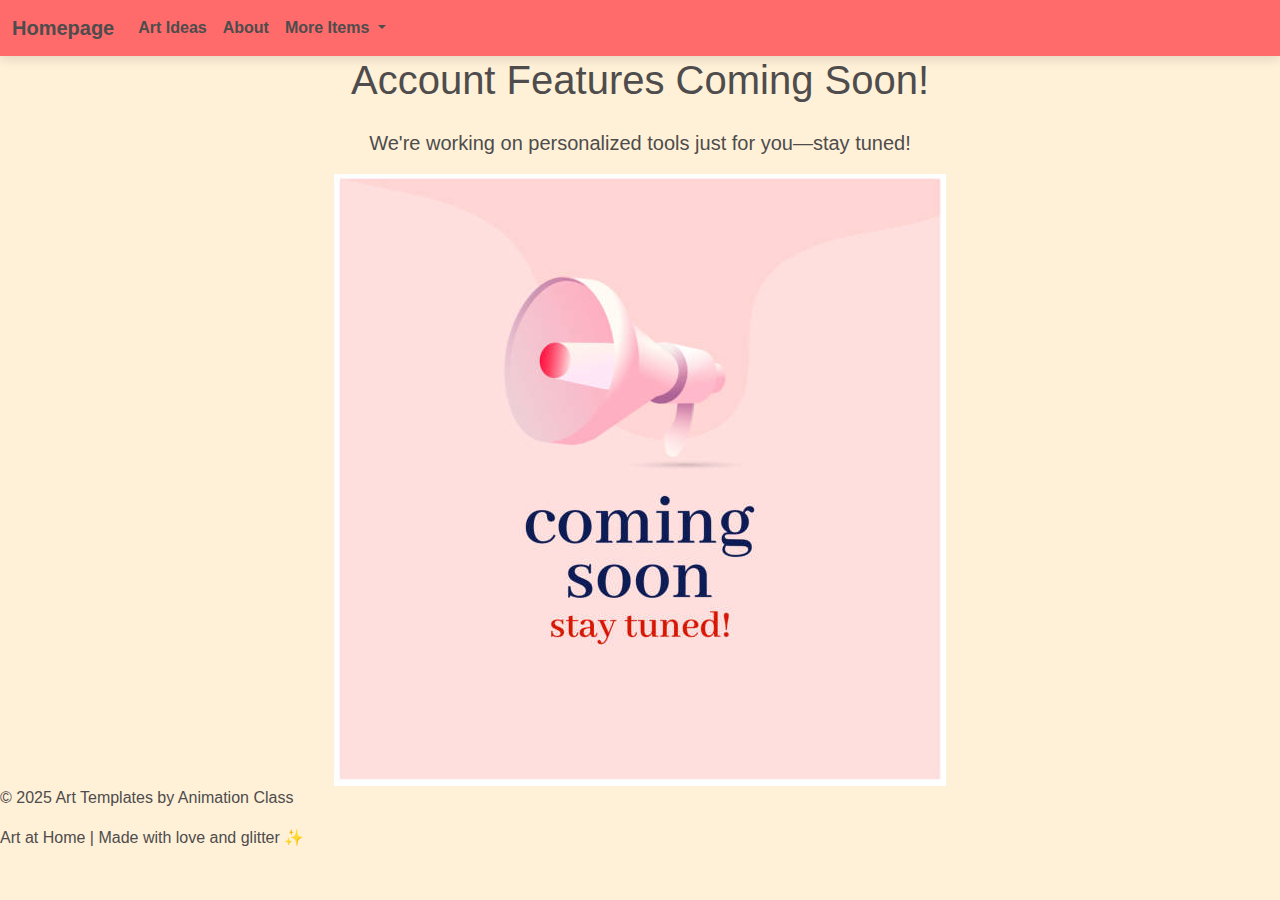
<file: account.html>
<!DOCTYPE html>
<html lang="en">
<head>
  <meta charset="UTF-8">
  <meta name="viewport" content="width=device-width, initial-scale=1.0">
  <meta name="description" content="Account features coming soon, stay tuned for personalized tools!">
  <meta name="robots" content="index, follow">
  <title>Account</title>  
  <link href="https://cdn.jsdelivr.net/npm/bootstrap@5.3.3/dist/css/bootstrap.min.css" rel="stylesheet" integrity="sha384-QWTKZyjpPEjISv5WaRU9OFeRpok6YctnYmDr5pNlyT2bRjXh0JMhjY6hW+ALEwIH" crossorigin="anonymous">
  <link rel="stylesheet" href="css/style.css">  
  <script src="https://cdn.jsdelivr.net/npm/bootstrap@5.3.3/dist/js/bootstrap.bundle.min.js" integrity="sha384-YvpcrYf0tY3lHB60NNkmXc5s9fDVZLESaAA55NDzOxhy9GkcIdslK1eN7N6jIeHz" crossorigin="anonymous"></script>
</head>
<body>
    <header>
        <nav class="navbar navbar-expand-lg navbar-light bg-light">
            <div class="container-fluid">
                <a class="navbar-brand" href="/index.html">Homepage</a>
                <button class="navbar-toggler" type="button" data-bs-toggle="collapse"
                    data-bs-target="#navbarNavDropdown" aria-controls="navbarNavDropdown"
                    aria-expanded="false" aria-label="Toggle navigation">
                    <span class="navbar-toggler-icon"></span>
                </button>
                <div class="collapse navbar-collapse" id="navbarNavDropdown">
                    <ul class="navbar-nav">
                        <li class="nav-item">
                            <a class="nav-link active" aria-current="page" href="/blog.html">Art Ideas</a>
                        </li>
                        <li class="nav-item">
                            <a class="nav-link" href="/about.html">About</a>
                        </li>
                        <li class="nav-item dropdown">
                            <a class="nav-link dropdown-toggle" href="#" role="button"
                                data-bs-toggle="dropdown" aria-expanded="false">
                                More Items
                            </a>
                            <ul class="dropdown-menu">
                                <li><a class="dropdown-item" href="/shop.html">Shop</a></li>
                                <li><a class="dropdown-item" href="/contact.html">Contact</a></li>
                                <li><a class="dropdown-item" href="/account.html">Account</a></li>
                            </ul>
                        </li>
                    </ul>
                </div>
            </div>
        </nav>
    </header>

  <main class="d-flex flex-column align-items-center justify-content-center text-center">
    <h1 class="mb-4">Account Features Coming Soon!</h1>
    <p class="lead mb-3">We're working on personalized tools just for you—stay tuned!</p>
    <img src="pictures/comingsoon.jpg" alt="Under construction">
  </main>

  <footer>
    <p>© 2025 Art Templates by Animation Class</p>
    <p>Art at Home | Made with love and glitter ✨</p>
  </footer>
</body>

</html>
</file>
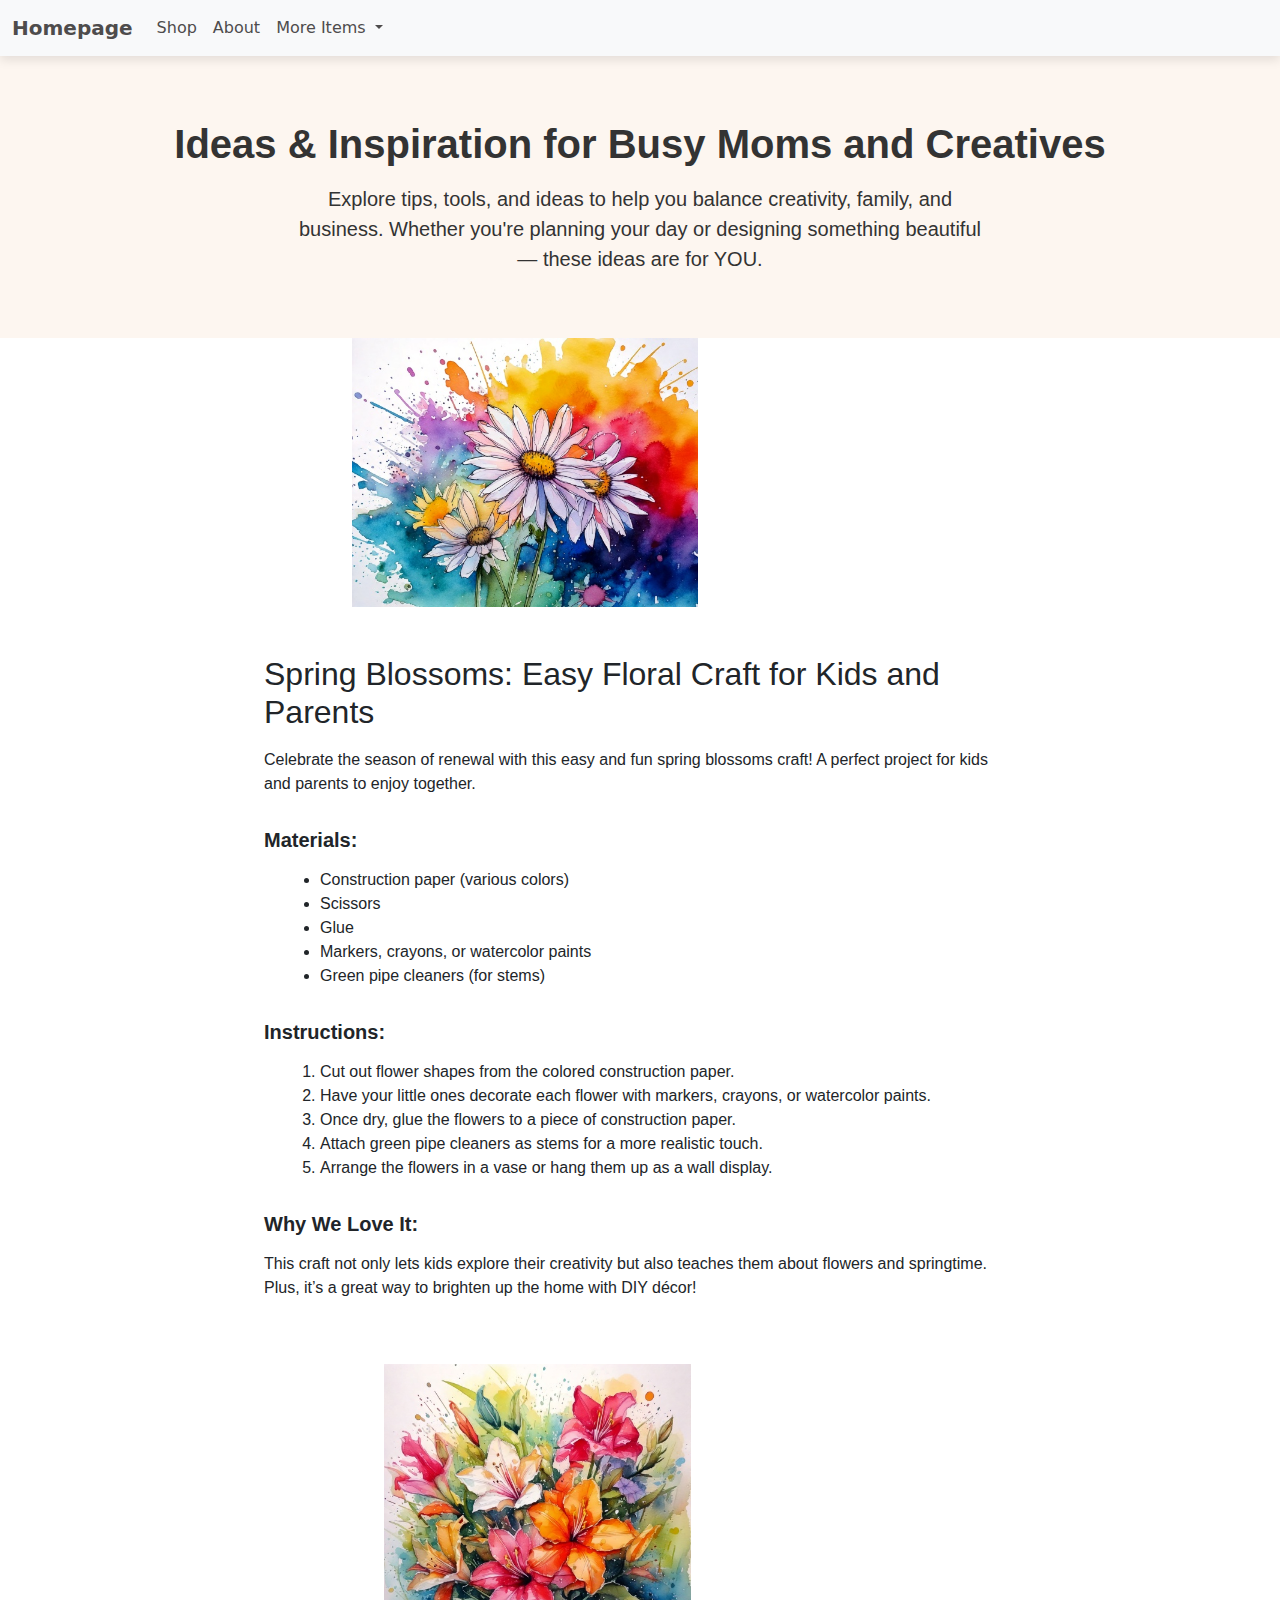
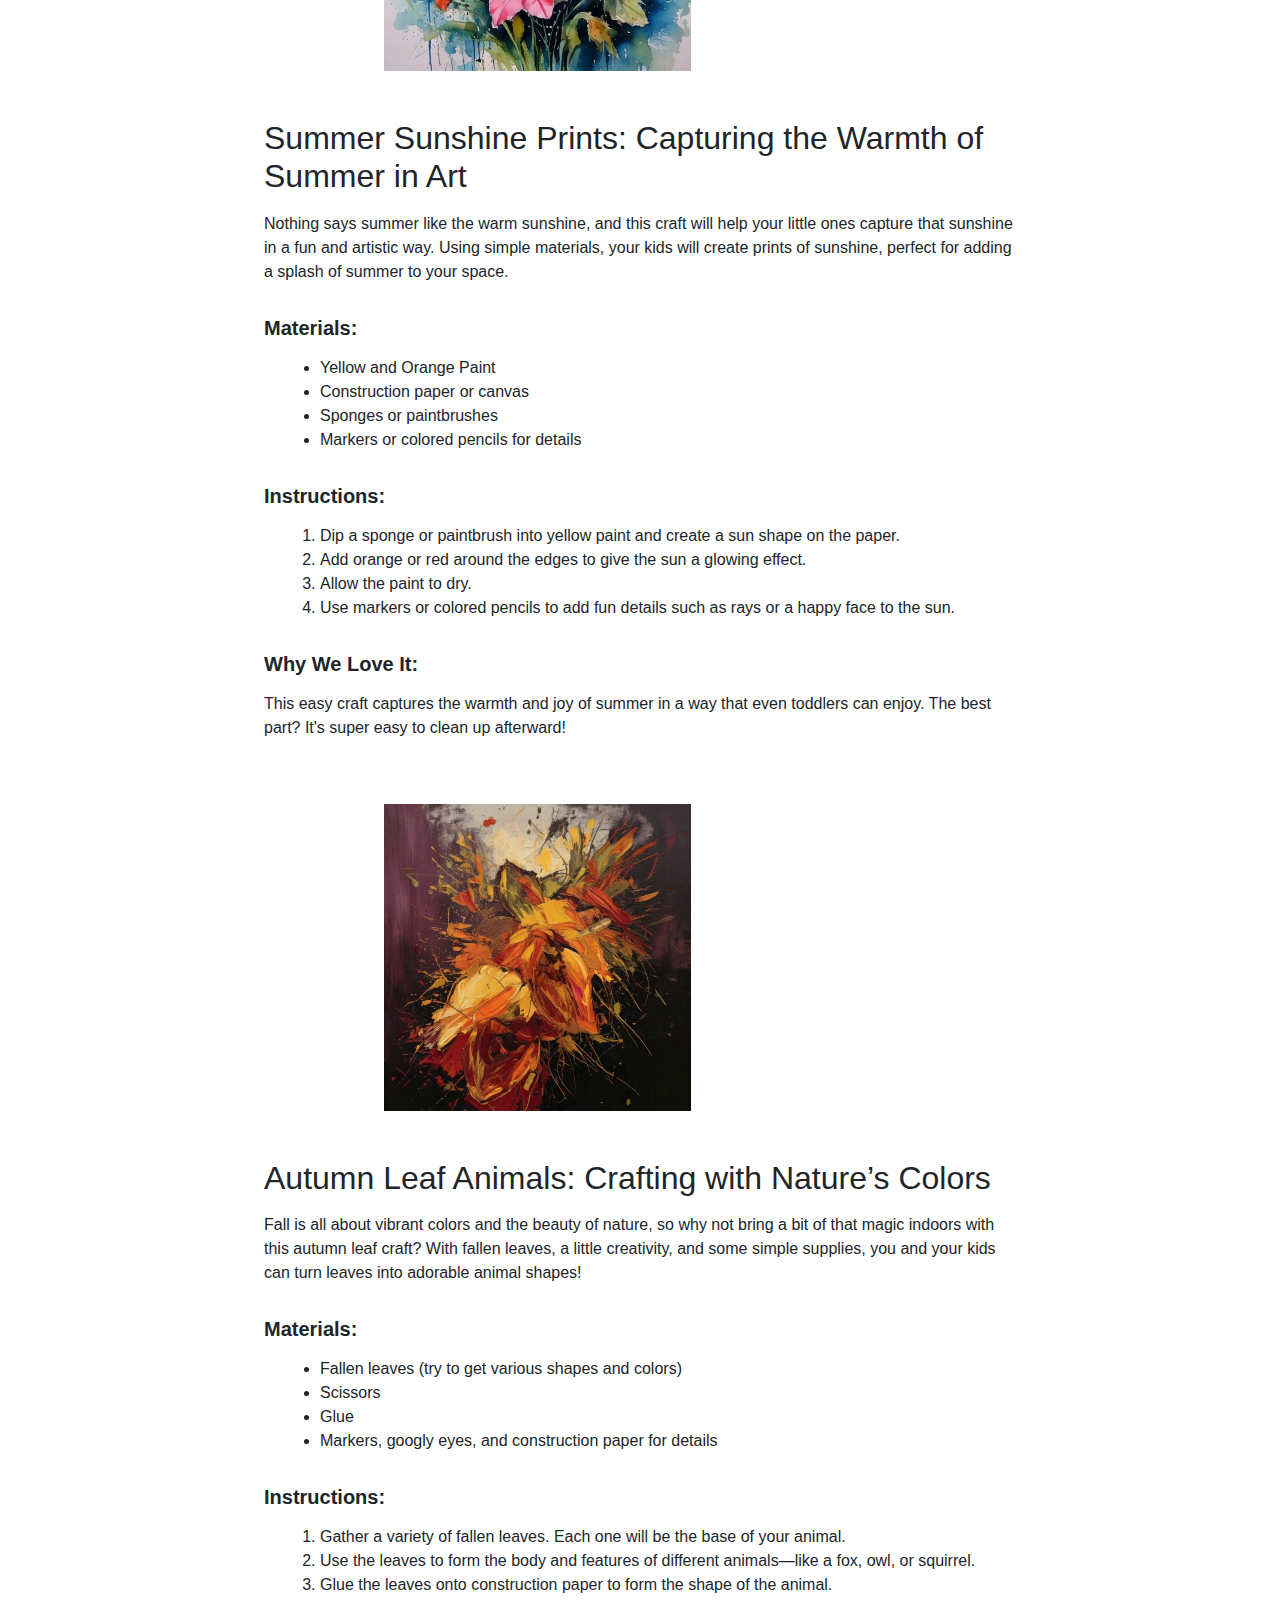
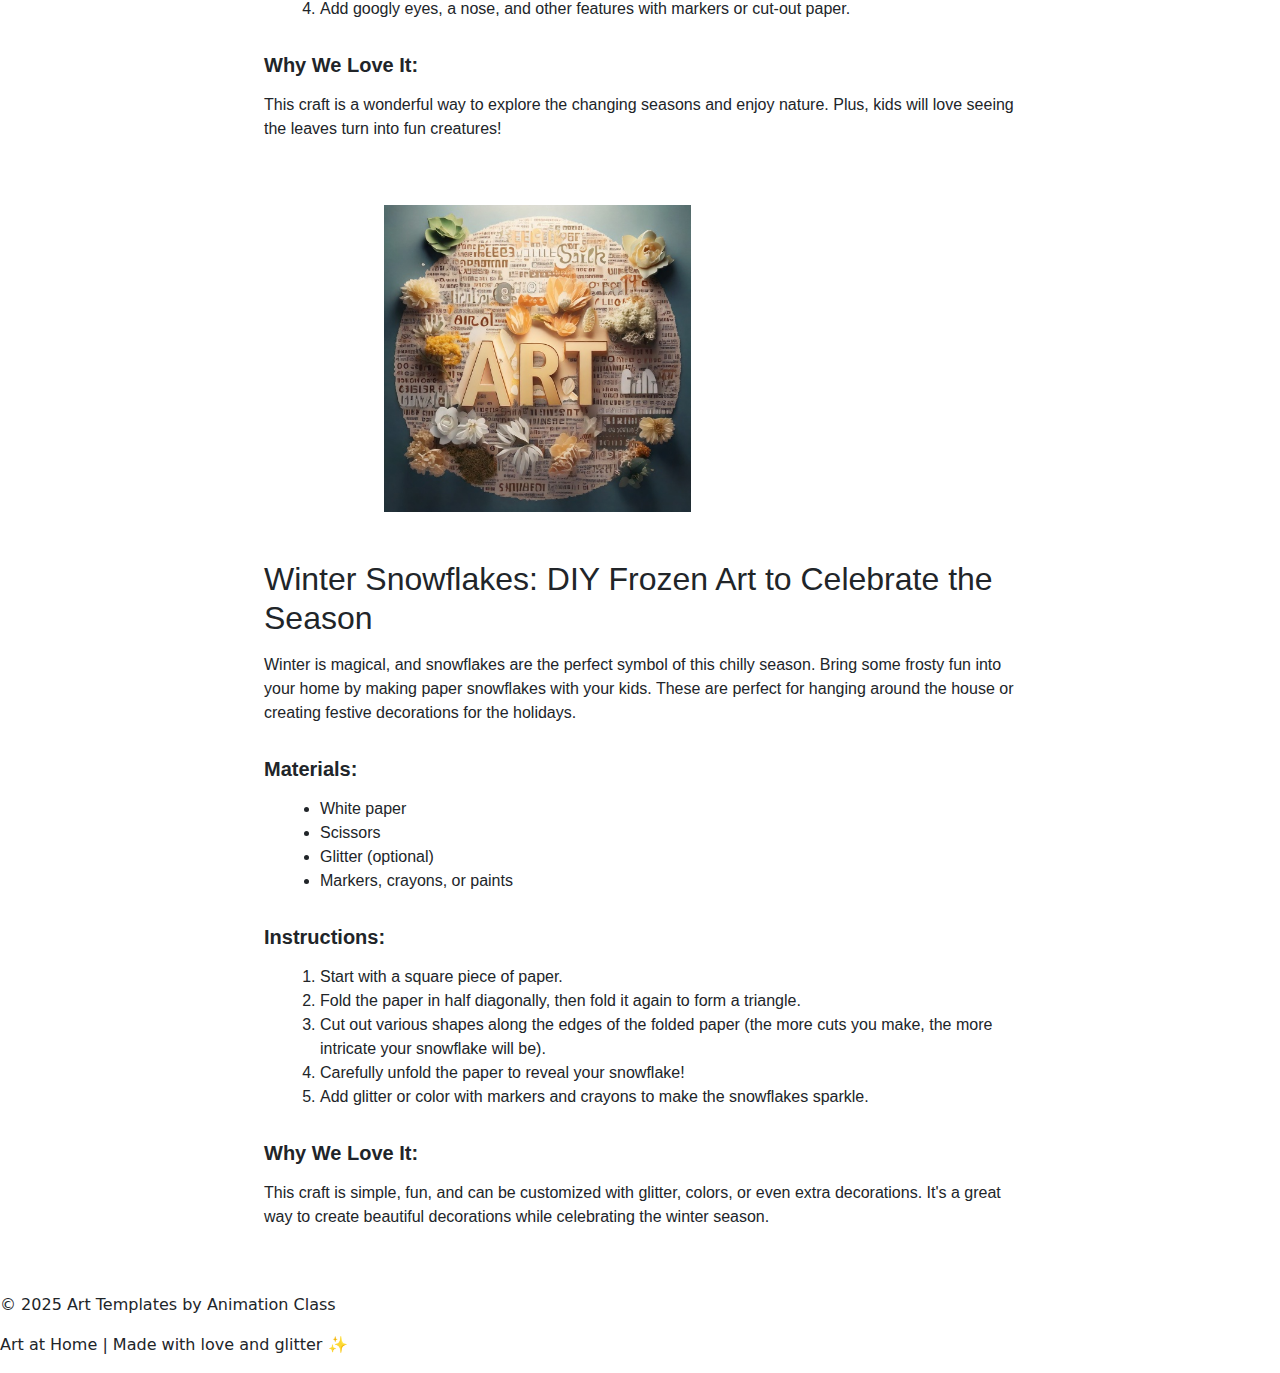
<file: blog.html>
<!DOCTYPE html>
<html lang="en">
<head>
  <meta charset="UTF-8" />
  <meta name="viewport" content="width=device-width, initial-scale=1.0"/>
  <title>Ideas & Inspiration</title>
  <meta name="description" content="Get inspired with creative ideas for planners, printables, and mom-friendly digital resources." />
  <link rel="stylesheet" href="css/style.css" />
  <link href="https://cdn.jsdelivr.net/npm/bootstrap@5.3.3/dist/css/bootstrap.min.css" rel="stylesheet" integrity="sha384-QWTKZyjpPEjISv5WaRU9OFeRpok6YctnYmDr5pNlyT2bRjXh0JMhjY6hW+ALEwIH" crossorigin="anonymous">
  <script src="https://cdn.jsdelivr.net/npm/bootstrap@5.3.3/dist/js/bootstrap.bundle.min.js" integrity="sha384-YvpcrYf0tY3lHB60NNkmXc5s9fDVZLESaAA55NDzOxhy9GkcIdslK1eN7N6jIeHz" crossorigin="anonymous" defer></script>
</head>
<body>
  <header>
    <nav class="navbar navbar-expand-lg bg-body-tertiary">
      <div class="container-fluid">
        <a class="navbar-brand" href="/index.html">Homepage</a>
        <button class="navbar-toggler" type="button" data-bs-toggle="collapse" data-bs-target="#navbarNavDropdown" aria-controls="navbarNavDropdown" aria-expanded="false" aria-label="Toggle navigation">
          <span class="navbar-toggler-icon"></span>
        </button>
        <div class="collapse navbar-collapse" id="navbarNavDropdown">
          <ul class="navbar-nav">
            <li class="nav-item"><a class="nav-link" href="/shop.html">Shop</a></li>
            <li class="nav-item"><a class="nav-link" href="/about.html">About</a></li>
            <li class="nav-item dropdown">
              <a class="nav-link dropdown-toggle" href="#" role="button" data-bs-toggle="dropdown" aria-expanded="false">
                More Items
              </a>
              <ul class="dropdown-menu">
                <li><a class="dropdown-item" href="/services.html">Services</a></li>
                <li><a class="dropdown-item" href="/contact.html">Contact</a></li>
                <li><a class="dropdown-item" href="/account.html">Account</a></li>
              </ul>
            </li>
          </ul>
        </div>
      </div>
    </nav>
</header>
<style>

  .inspiration-page {
    background-color: #fff;
    font-family: 'Segoe UI', Tahoma, Geneva, Verdana, sans-serif;
  }
  
  .inspiration-hero {
    text-align: center;
    padding: 4rem 1rem;
    background-color: #fdf6f0;
    color: #333;
  }
  
  .inspiration-title {
    font-size: 2.5rem;
    font-weight: bold;
    margin-bottom: 1rem;
  }
  
  .inspiration-subtext {
    font-size: 1.25rem;
    max-width: 700px;
    margin: 0 auto;
  }
  
  .inspiration-post {
    margin: 0;
    padding: 0;
  }
  
  .inspiration-image-wrapper {
    display: flex;
    justify-content: center;
    align-items: center;
    width: 100%;
  }
  
  .inspiration-image {
    width: 60%;
    height: auto;
    display: block;
    object-fit: cover;
  }
  
  .inspiration-content {
    padding: 3rem 1.5rem;
    max-width: 800px;
    margin: 0 auto;
  }
  
  .inspiration-heading {
    font-size: 2rem;
    margin-bottom: 1rem;
  }
  
  .inspiration-content h4 {
    margin-top: 2rem;
    font-size: 1.25rem;
    font-weight: 600;
  }
  
  .inspiration-content ul,
  .inspiration-content ol {
    margin-left: 1.5rem;
    margin-top: 0.5rem;
    margin-bottom: 1.5rem;
  }
  
  .inspiration-content p,
  .inspiration-content h4 {
    margin-bottom: 1rem;
  }
  
</style>
  <main class="inspiration-page">
    <!-- Hero Section -->
    <section class="inspiration-hero">
      <h1 class="inspiration-title">Ideas & Inspiration for Busy Moms and Creatives</h1>
      <p class="inspiration-subtext">
        Explore tips, tools, and ideas to help you balance creativity, family, and business. Whether you're planning your day or designing something beautiful — these ideas are for YOU.
      </p>
    </section>

    <!-- Blog Post Section -->
    <section class="inspiration-post">
      <div class="inspiration-image-wrapper">
        <picture>
          <img src="pictures/watercolor flower.jpg" alt="Spring blossoms craft with kids" class="inspiration-image" />
        </picture>
      </div>
      <div class="inspiration-content">
        <h2 class="inspiration-heading">Spring Blossoms: Easy Floral Craft for Kids and Parents</h2>
        <p>Celebrate the season of renewal with this easy and fun spring blossoms craft! A perfect project for kids and parents to enjoy together.</p>

        <h4>Materials:</h4>
        <ul>
          <li>Construction paper (various colors)</li>
          <li>Scissors</li>
          <li>Glue</li>
          <li>Markers, crayons, or watercolor paints</li>
          <li>Green pipe cleaners (for stems)</li>
        </ul>

        <h4>Instructions:</h4>
        <ol>
          <li>Cut out flower shapes from the colored construction paper.</li>
          <li>Have your little ones decorate each flower with markers, crayons, or watercolor paints.</li>
          <li>Once dry, glue the flowers to a piece of construction paper.</li>
          <li>Attach green pipe cleaners as stems for a more realistic touch.</li>
          <li>Arrange the flowers in a vase or hang them up as a wall display.</li>
        </ol>

        <h4>Why We Love It:</h4>
        <p>This craft not only lets kids explore their creativity but also teaches them about flowers and springtime. Plus, it’s a great way to brighten up the home with DIY décor!</p>
      </div>
    </section>

    <!-- Blog Post Section -->
    <section class="inspiration-post">
      <div class="inspiration-image-wrapper">
        <picture>
          <img src="pictures//Firefly watercolor flowers 64217.jpg" alt="Spring blossoms craft with kids" class="inspiration-image" />
        </picture>
      </div>
      <div class="inspiration-content">
        <h2 class="inspiration-heading"> Summer Sunshine Prints: Capturing the Warmth of Summer in Art</h2>
        <p>Nothing says summer like the warm sunshine, and this craft will help your little ones capture that sunshine in a fun and artistic way.
           Using simple materials, your kids will create prints of sunshine, perfect for adding a splash of summer to your space.</p>

        <h4>Materials:</h4>
        <ul>
          <li>Yellow and Orange Paint</li>
          <li>Construction paper or canvas</li>
          <li>Sponges or paintbrushes</li>
          <li>Markers or colored pencils for details</li>
        </ul>

        <h4>Instructions:</h4>
        <ol>
          <li>Dip a sponge or paintbrush into yellow paint and create a sun shape on the paper.</li>
          <li>Add orange or red around the edges to give the sun a glowing effect.</li>
          <li>Allow the paint to dry.</li>
          <li>Use markers or colored pencils to add fun details such as rays or a happy face to the sun.</li>
        </ol>

        <h4>Why We Love It:</h4>
        <p>
          This easy craft captures the warmth and joy of summer in a way that even toddlers can enjoy. The best part? It's super easy to clean up afterward!
        </p>
      </div>
    </section>

     <!-- Blog Post Section -->
     <section class="inspiration-post">
      <div class="inspiration-image-wrapper">
        <picture>
          <img src="pictures/orangeflowers.jpg" alt="Spring blossoms craft with kids" class="inspiration-image" />
        </picture>
      </div>
      <div class="inspiration-content">
        <h2 class="inspiration-heading">Autumn Leaf Animals: Crafting with Nature’s Colors</h2>
        <p>
          Fall is all about vibrant colors and the beauty of nature, so why not bring a bit of that magic indoors with this autumn leaf craft? 
          With fallen leaves, a little creativity, and some simple supplies, you and your kids can turn leaves into adorable animal shapes!
        </p>
        <h4>Materials:</h4>
        <ul>
          <li>Fallen leaves (try to get various shapes and colors)</li>
          <li>Scissors</li>
          <li>Glue</li>
          <li>Markers, googly eyes, and construction paper for details</li>
        </ul>

        <h4>Instructions:</h4>
        <ol>
          <li>Gather a variety of fallen leaves. Each one will be the base of your animal.</li>
          <li>Use the leaves to form the body and features of different animals—like a fox, owl, or squirrel.</li>
          <li>Glue the leaves onto construction paper to form the shape of the animal.</li>
          <li>Add googly eyes, a nose, and other features with markers or cut-out paper.</li>
        </ol>

        <h4>Why We Love It:</h4>
        <p>
          This craft is a wonderful way to explore the changing seasons and enjoy nature. Plus, kids will love seeing the leaves turn into fun creatures!
        </p>
      </div>
    </section>

    <!-- Blog Post Section -->
    <section class="inspiration-post">
      <div class="inspiration-image-wrapper">
        <picture>
          <img src="pictures/Art.jpg" alt="Spring blossoms craft with kids" class="inspiration-image" />
        </picture>
      </div>
      <div class="inspiration-content">
        <h2 class="inspiration-heading">Winter Snowflakes: DIY Frozen Art to Celebrate the Season</h2>
        <p>
          Winter is magical, and snowflakes are the perfect symbol of this chilly season. Bring some frosty fun into your home by making paper snowflakes with your kids. 
          These are perfect for hanging around the house or creating festive decorations for the holidays.
        </p>
        <h4>Materials:</h4>
        <ul>
          <li>White paper</li>
          <li>Scissors</li>
          <li>Glitter (optional)</li>
          <li>Markers, crayons, or paints</li>
        </ul>

        <h4>Instructions:</h4>
        <ol>
          <li>Start with a square piece of paper.</li>
          <li>Fold the paper in half diagonally, then fold it again to form a triangle.</li>
          <li>Cut out various shapes along the edges of the folded paper (the more cuts you make, the more intricate your snowflake will be).</li>
          <li>Carefully unfold the paper to reveal your snowflake!</li>
          <li>Add glitter or color with markers and crayons to make the snowflakes sparkle.</li>
        </ol>

        <h4>Why We Love It:</h4>
        <p>
          This craft is simple, fun, and can be customized with glitter, colors, or even extra decorations. It's a great way to create beautiful decorations while celebrating the winter season.
        </p>
      </div>
    </section>

  </main>
  <footer>
    <p>© 2025 Art Templates by Animation Class</p>
    <p>Art at Home | Made with love and glitter ✨</p>
  </footer>
</body>
</html>
</file>
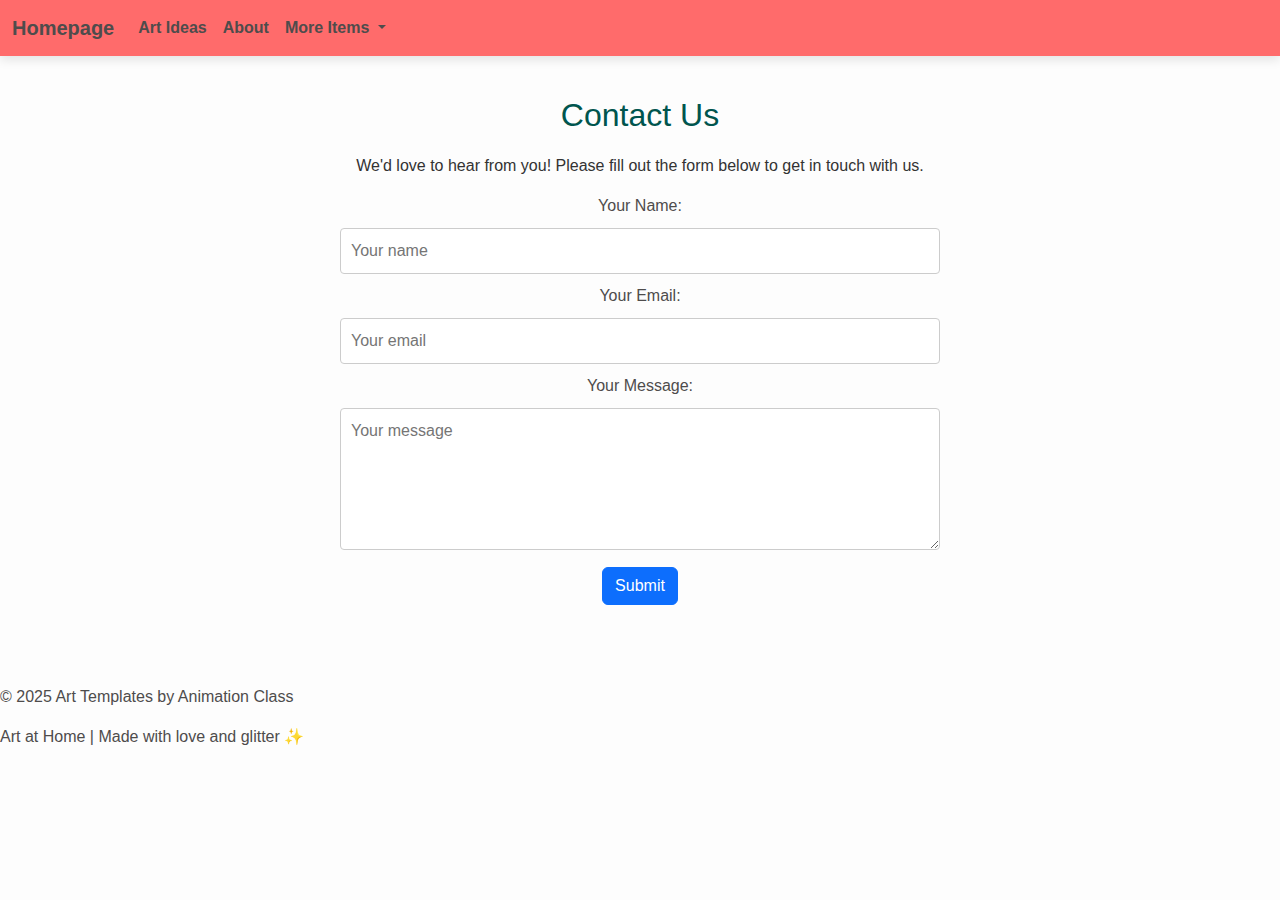
<file: contact.html>
<!DOCTYPE html>
<html lang="en">
<head>
    <meta charset="UTF-8">
    <meta name="viewport" content="width=device-width, initial-scale=1.0">
    <title>Contact Us</title>
    <link href="https://cdn.jsdelivr.net/npm/bootstrap@5.3.3/dist/css/bootstrap.min.css" rel="stylesheet" integrity="sha384-QWTKZyjpPEjISv5WaRU9OFeRpok6YctnYmDr5pNlyT2bRjXh0JMhjY6hW+ALEwIH" crossorigin="anonymous">
    <script src="https://cdn.jsdelivr.net/npm/bootstrap@5.3.3/dist/js/bootstrap.bundle.min.js" integrity="sha384-YvpcrYf0tY3lHB60NNkmXc5s9fDVZLESaAA55NDzOxhy9GkcIdslK1eN7N6jIeHz" crossorigin="anonymous"></script>
    <link rel="stylesheet" href="css/style.css">
    
  <style>
        body {
            background-color: #fdfdfd;
            margin: 0;
            font-family: Arial, sans-serif;
        }

        main {
            padding: 40px;
            display: flex;
            justify-content: center;
            align-items: center;
            flex-direction: column;
        }

        .contact-section {
            width: 100%;
            max-width: 600px;
            text-align: center;
            margin-bottom: 40px;
        }

        .contact-section h2 {
            color: #00554e;
            margin-bottom: 20px;
        }

        .contact-section p {
            color: #333;
        }

        .form-group input,
        .form-group textarea {
            width: 100%;
            padding: 10px;
            margin: 10px 0;
            border: 1px solid #ccc;
            border-radius: 4px;
        }
  </style>
</head>
<body>
  <header>
    <nav class="navbar navbar-expand-lg bg-body-tertiary">
      <div class="container-fluid">
        <a class="navbar-brand" href="/index.html">Homepage</a>
        <button class="navbar-toggler" type="button" data-bs-toggle="collapse"
                data-bs-target="#navbarNavDropdown" aria-controls="navbarNavDropdown"
                aria-expanded="false" aria-label="Toggle navigation">
          <span class="navbar-toggler-icon"></span>
        </button>
        <div class="collapse navbar-collapse" id="navbarNavDropdown">
          <ul class="navbar-nav">
            <li class="nav-item">
              <a class="nav-link active" href="/blog.html">Art Ideas</a>
            </li>
            <li class="nav-item">
              <a class="nav-link" href="/about.html">About</a>
            </li>
            <li class="nav-item dropdown">
              <a class="nav-link dropdown-toggle" href="#" role="button"
                 data-bs-toggle="dropdown" aria-expanded="false">
                More Items
              </a>
              <ul class="dropdown-menu">
                <li><a class="dropdown-item" href="/shop.html">Shop</a></li>
                <li><a class="dropdown-item" href="/contact.html">Contact</a></li>
                <li><a class="dropdown-item" href="/account.html">Account</a></li>
              </ul>
            </li>
          </ul>
        </div>
      </div>
    </nav>
  </header>
  <main>
    <section class="contact-section">
      <h2>Contact Us</h2>
      <p>We'd love to hear from you! Please fill out the form below to get in touch with us.</p>
      <form action="/submit-form" method="POST">
        <div class="form-group">
          <label for="name">Your Name:</label>
          <input type="text" id="name" name="name" placeholder="Your name" required>
        </div>
        
        <div class="form-group">
          <label for="email">Your Email:</label>
          <input type="email" id="email" name="email" placeholder="Your email" required>
        </div>

        <div class="form-group">
          <label for="message">Your Message:</label>
          <textarea id="message" name="message" rows="5" placeholder="Your message" required></textarea>
        </div>

        <button type="submit" class="btn btn-primary">Submit</button>
      </form>
    </section>
  </main>
  <footer>
    <p>© 2025 Art Templates by Animation Class</p>
    <p>Art at Home | Made with love and glitter ✨</p>
  </footer>
</body>
</html>
</file>
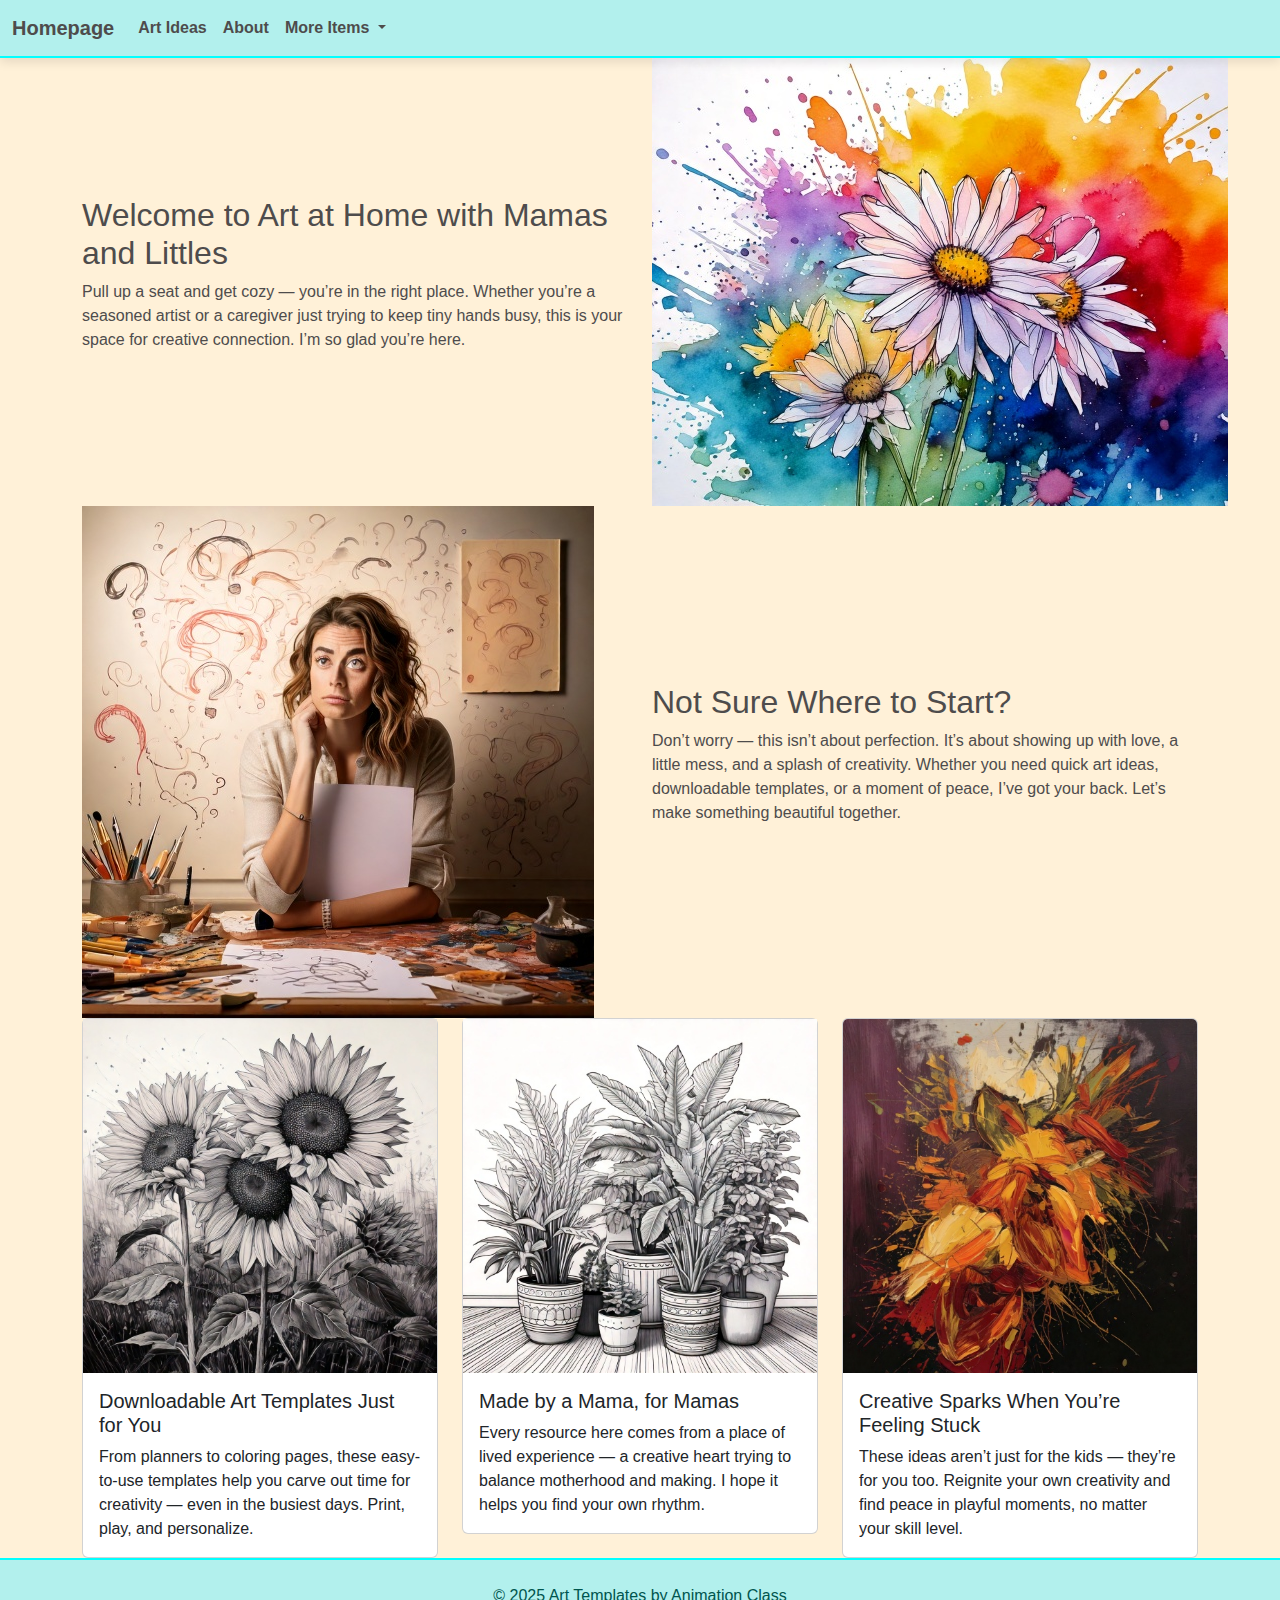
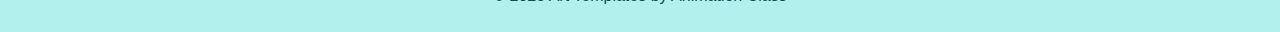
<file: index-1.html>
<!-- 
<!DOCTYPE html>
<html lang="en">
<head>
    <meta charset="UTF-8">
    <meta name="viewport" content="width=device-width, initial-scale=1.0">
    <title>Art Templates</title>
    <link href="https://cdn.jsdelivr.net/npm/bootstrap@5.3.3/dist/css/bootstrap.min.css"
     rel="stylesheet" integrity="sha384-QWTKZyjpPEjISv5WaRU9OFeRpok6YctnYmDr5pNlyT2bRjXh0JMhjY6hW+ALEwIH" crossorigin="anonymous">
    <script src="https://cdn.jsdelivr.net/npm/bootstrap@5.3.3/dist/js/bootstrap.bundle.min.js" 
     integrity="sha384-YvpcrYf0tY3lHB60NNkmXc5s9fDVZLESaAA55NDzOxhy9GkcIdslK1eN7N6jIeHz" crossorigin="anonymous"></script>
    <link rel="stylesheet" href="/css/style.css">
</head>
<body>
    <header>
        <nav class="navbar navbar-expand-lg bg-body-tertiary">
            <div class="container-fluid">
              <a class="navbar-brand" href="/index-1.html">Homepage</a>
              <button class="navbar-toggler" type="button" data-bs-toggle="collapse" data-bs-target="#navbarNavDropdown" aria-controls="navbarNavDropdown" aria-expanded="false" aria-label="Toggle navigation">
                <span class="navbar-toggler-icon"></span>
              </button>
              <div class="collapse navbar-collapse" id="navbarNavDropdown">
                <ul class="navbar-nav">
                  <li class="nav-item">
                    <a class="nav-link active" aria-current="page" href="/shop.html">Shop</a>
                  </li>
                  <li class="nav-item">
                    <a class="nav-link" href="/about.html">About</a>
                  </li>
                  <li class="nav-item">
                    <a class="nav-link" href="index-1.html#section-2">More</a>
                  </li>
                  <li class="nav-item dropdown">
                    <a class="nav-link dropdown-toggle" href="#" role="button" data-bs-toggle="dropdown" aria-expanded="false">
                      More Items
                    </a>
                    <ul class="dropdown-menu">
                      <li><a class="dropdown-item" href="/services.html">Services</a></li>
                      <li><a class="dropdown-item" href="/contact.html">Contact</a></li>
                      <li><a class="dropdown-item" href="/account.html">Account</a></li>
                    </ul>
                  </li>
                </ul>
              </div>
            </div>
          </nav>
    </header>
  <main>
    <section class="banner">
      <div class="banner-textblock">
        <h1>Main Page heading</h1>
        <p>this will help with a different layout left to right and not everything in center.</p>
      </div>
      <div class="banner-image">
        <img src="/pictures/Firefly -A mom staring at a blank canvas with a frustrated or overwhelmed expression, surrounded by .jpg" 
          alt="Mom looking overwhelmed">
      </div>
    </section>
    <section class="banner">
      <div class="banner-textblock">
        <h1>This is Fun</h1>
        <p>this will help with a different layout left to right and not everything in center.</p>
      </div>
      <div class="banner-image">
        <img src="/pictures/Firefly -A mom staring at a blank canvas with a frustrated or overwhelmed expression, surrounded by .jpg" 
          alt="Mom looking overwhelmed">
      </div>
    </section>
    <section class="banner">
      <div class="banner-textblock">
        <h1>but wait there is more!!</h1>
        <p>this will help with a different layout left to right and not everything in center.</p>
      </div>
      <div class="banner-image">
        <img src="/pictures/Firefly -A mom staring at a blank canvas with a frustrated or overwhelmed expression, surrounded by .jpg" 
            alt="Mom looking overwhelmed">
      </div>
    </section>

  <section class="cards">
    <div class="cards">
      <div class="card-image">
        <div class="card-text-block">
          <h2>CARD heading</h2>
          <p>Lorem ipsum dolor sit amet consectetur adipisicing elit. Mollitia sint error repellendus natus iste, minima nostrum, temporibus tenetur iure explicabo est autem! P</p>
          <img src="/pictures/Firefly -A mom staring at a blank canvas with a frustrated or overwhelmed expression, surrounded by .jpg" 
            alt="Mom looking overwhelmed">
        </div>
        </div>
      </div>
    </div>

    <div class="cards">
      <div class="card-image">
        <div class="card-text-block">
          <h2>CARD heading</h2>
          <p>Lorem ipsum dolor sit amet consectetur adipisicing elit. Mollitia sint error repellendus natus iste, minima nostrum, temporibus tenetur iure explicabo est autem! P</p>
          <img src="/pictures/Firefly -A mom staring at a blank canvas with a frustrated or overwhelmed expression, surrounded by .jpg" 
            alt="Mom looking overwhelmed">
        </div>
        </div>
      </div>
    </div>
    
    <div class="cards">
      <div class="card-image">
        <div class="card-text-block">
          <h2>CARD heading</h2>
          <p>Lorem ipsum dolor sit amet consectetur adipisicing elit. Mollitia sint error repellendus natus iste, minima nostrum, temporibus tenetur iure explicabo est autem! P</p>
          <img src="/pictures/Firefly -A mom staring at a blank canvas with a frustrated or overwhelmed expression, surrounded by .jpg" 
            alt="Mom looking overwhelmed">
        </div>
        </div>
      </div>
    </div>
</section>





      <section class="cta">
        <div>
            <h1>Digital Art Templates for Moms</h1>
            <p>Welcome to a space designed just for moms! Whether you’re looking for creative inspiration, helpful resources, or
            just a little time for yourself, you’ll find it all here.</p>
            <img src="/pictures/Firefly -A mom staring at a blank canvas with a frustrated or overwhelmed expression, surrounded by .jpg" 
            alt="Mom looking overwhelmed">
            <button>Get Started</button>
        </div>
    </section>
    <section id="section-2" class="main-section">
      <div>
          <h2>Helping Moms Stay Creative & Organized!</h2>
          <p>Templates, Resources, and Inspiration for Busy Moms.</p>
      </div>  
  </section>
  
  <section class="featured">
      <div class="featured-item">
          <h2>Explore our Resources</h2>
          <img src="/pictures/Firefly a busy mom who turned her passion for art into a beautiful, downloadable template that she’s.jpg" alt="Mom drawing">
      </div>
      <div class="featured-item">
          <h2>Success Stories</h2>
          <img src="/pictures/Firefly -A close-up of a hand attempting to draw a complex design freehand, with visible eraser mark.jpg" alt="Mom attempting art">
      </div>
      <div class="featured-item">
          <h2>Join Our Community</h2>
          <img src="/pictures/Firefly Illustrated personas of your target audience (e.g., a busy mom, a beginner artist, a teacher.jpg" alt="A Community of moms">
      </div>
  </section>
    </main>
    <footer class="footer">
      <p>Copyright 2025 Animation Class</p>
  </footer>
</body>
</html>
-->

<!DOCTYPE html>
<html lang="en">
<head>
  <meta charset="UTF-8" />
  <meta name="viewport" content="width=device-width, initial-scale=1.0" />
  <title>Art At Home</title>
  <link href="https://cdn.jsdelivr.net/npm/bootstrap@5.3.3/dist/css/bootstrap.min.css"
        rel="stylesheet"
        integrity="sha384-QWTKZyjpPEjISv5WaRU9OFeRpok6YctnYmDr5pNlyT2bRjXh0JMhjY6hW+ALEwIH"
        crossorigin="anonymous" />
  <script src="https://cdn.jsdelivr.net/npm/bootstrap@5.3.3/dist/js/bootstrap.bundle.min.js"
          integrity="sha384-YvpcrYf0tY3lHB60NNkmXc5s9fDVZLESaAA55NDzOxhy9GkcIdslK1eN7N6jIeHz"
          crossorigin="anonymous"></script>
  <link rel="stylesheet" href="css/style.css">

<style>
 .navbar.bg-body-tertiary {
    background-color:  #b2f0ed !important;
    border-bottom: 2px solid rgb(2, 255, 255);
}

.navbar-nav .nav-link {
    color: #00554e;
    font-weight: bold;
}

.navbar-nav .nav-link:hover {
    color: #016e81;
}

footer {
    background-color: #b2f0ed;
    padding: 1.5rem 0;
    text-align: center;
    font-size: 1rem;
    color: #00554e;
    border-top: 2px solid rgb(2, 255, 255);
}
  
footer p {
    margin: 0;
}
</style>

</head>
<body>

  <!-- Navigation -->
  <header>
    <nav class="navbar navbar-expand-lg bg-body-tertiary">
      <div class="container-fluid">
        <a class="navbar-brand" href="/index-1.html">Homepage</a>
        <button class="navbar-toggler" type="button" data-bs-toggle="collapse"
                data-bs-target="#navbarNavDropdown" aria-controls="navbarNavDropdown"
                aria-expanded="false" aria-label="Toggle navigation">
          <span class="navbar-toggler-icon"></span>
        </button>
        <div class="collapse navbar-collapse" id="navbarNavDropdown">
          <ul class="navbar-nav">
            <li class="nav-item">
              <a class="nav-link active" aria-current="page" href="/blog.html">Art Ideas</a>
            </li>
            <li class="nav-item">
              <a class="nav-link" href="/about.html">About</a>
            </li>
            <li class="nav-item">
            <li class="nav-item dropdown">
              <a class="nav-link dropdown-toggle" href="#" role="button"
                 data-bs-toggle="dropdown" aria-expanded="false">
                More Items
              </a>
              <ul class="dropdown-menu">
                <li><a class="dropdown-item" href="/shop.html">Shop</a></li>
                <li><a class="dropdown-item" href="/contact.html">Contact</a></li>
                <li><a class="dropdown-item" href="/account.html">Account</a></li>
              </ul>
            </li>
          </ul>
        </div>
      </div>
    </nav>
  </header>

  <!-- Hero Section 1: Content Left, Image Right -->
  <section class="container hero-section">
    <div class="row align-items-center">
      <div class="col-md-6 section-content">
        <h2>Welcome to Art at Home with Mamas and Littles</h2>
       <p>Pull up a seat and get cozy — you’re in the right place. Whether you’re a seasoned
         artist or a caregiver just trying to keep tiny hands busy, this is your space for creative connection. I’m so glad you’re here.</p>
      </div>
      <div class="col-md-6">
        <img src="/pictures/Firefly I would Like a under construction image something artsy 12685.jpg">
      </div>
    </div>
  </section>

  <!-- Hero Section 2: Image Left, Content Right -->
  <section class="container hero-section">
    <div class="row align-items-center flex-md-row-reverse">
      <div class="col-md-6 section-content">
        <h2>Not Sure Where to Start?</h2>
        <p>Don’t worry — this isn’t about perfection. It’s about showing up with love, a little mess, and a splash of creativity. Whether you need quick art ideas,
           downloadable templates, or a moment of peace, I’ve got your back. Let’s make something beautiful together.</p>
      </div>
      <div class="col-md-6">
        <img src="/pictures/Firefly -A mom staring at a blank canvas with a frustrated or overwhelmed expression, surrounded by .jpg"  alt="Creative workspace" />
      </div>
    </div>
  </section>

  <!-- Three Cards Section -->
  <section class="container card-group">
   <a href="/shop.html" class="text-decoration-none text-dark">
    <div class="row row-cols-1 row-cols-md-3 g-4">
      <div class="col">
        <div class="card h-100">
          <img src="/pictures/Sunflower.jpg">
          <div class="card-body">
            <h5 class="card-title">Downloadable Art Templates Just for You</h5>
            <p class="card-text">From planners to coloring pages, these easy-to-use templates help you carve out time for creativity — even in the busiest days. Print, play, and personalize.</p>
          </div>
        </div>
      </div>
   </a>
   <a href="/about.html" class="text-decoration-none text-dark">
      <div class="col">
        <div class="card h-100">
          <img src="/pictures/plants.jpg">
          <div class="card-body">
            <h5 class="card-title">Made by a Mama, for Mamas</h5>
            <p class="card-text">Every resource here comes from a place of lived experience — a creative heart trying to balance motherhood and making. I hope it helps you find your own rhythm.

          </p>
          </div>
        </div>
      </div>
   </a>
   <a href="/blog.html" class="text-decoration-none text-dark">
      <div class="col">
        <div class="card h-100">
          <img src="/pictures/Firefly art templates 86662.jpg" class="card-img-top" alt="Business Tools">
          <div class="card-body">
            <h5 class="card-title">Creative Sparks When You’re Feeling Stuck</h5>
            <p class="card-text">These ideas aren’t just for the kids — they’re for you too. Reignite your own creativity and find peace in playful moments, no matter your skill level.</p>
          </div>
        </div>
      </div>
    </div>
   </a>
  </section>

  <!-- Footer -->
  <footer>
    <p>© 2025 Art Templates by Animation Class</p>
  </footer>

</body>
</html>
</file>
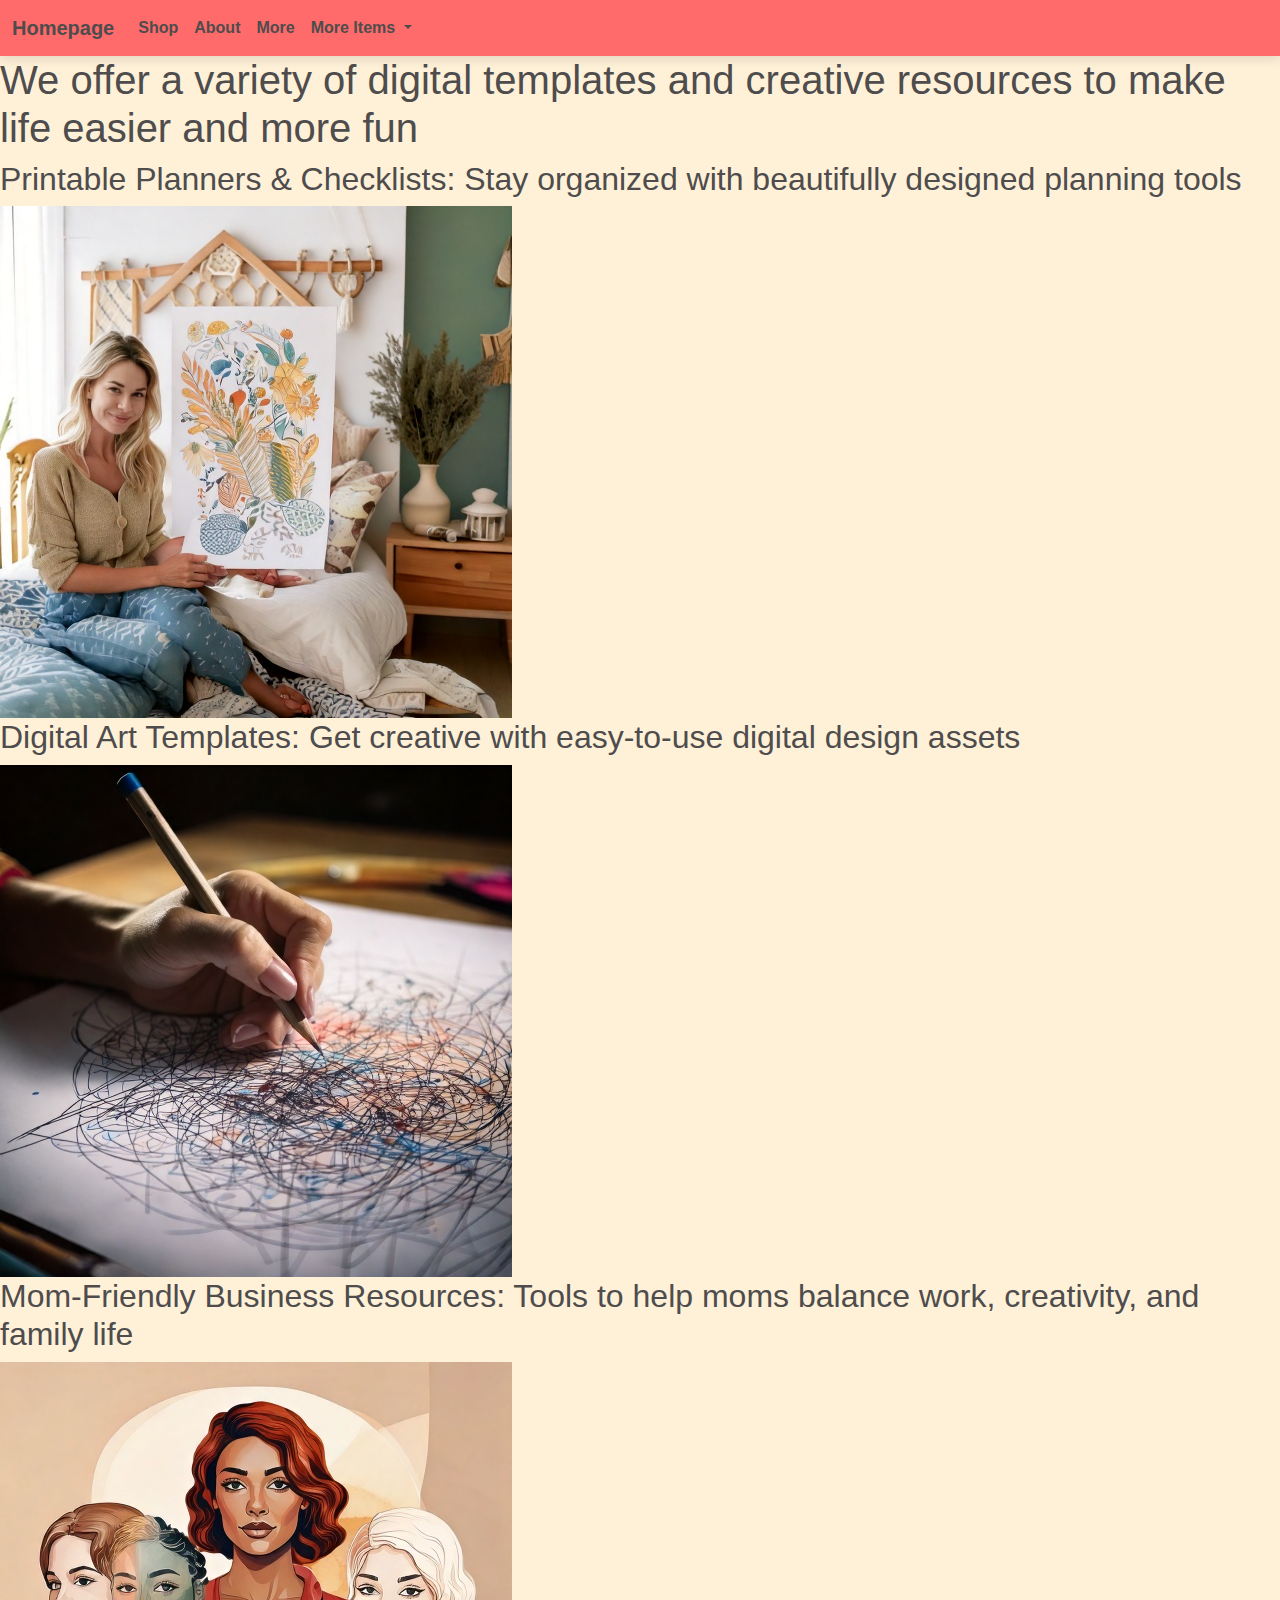
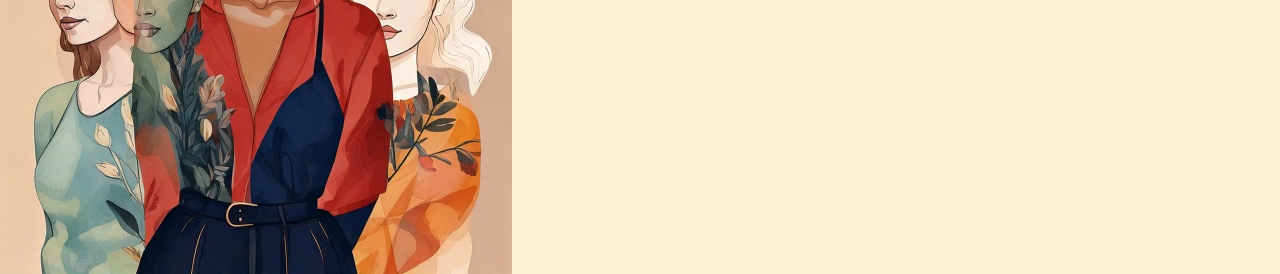
<file: services.html>
<!DOCTYPE html>
<html lang="en">
<head>
    <meta charset="UTF-8">
    <meta name="viewport" content="width=device-width, initial-scale=1.0">
    <title>Servies</title>
    <link href="https://cdn.jsdelivr.net/npm/bootstrap@5.3.3/dist/css/bootstrap.min.css"
    rel="stylesheet" integrity="sha384-QWTKZyjpPEjISv5WaRU9OFeRpok6YctnYmDr5pNlyT2bRjXh0JMhjY6hW+ALEwIH" crossorigin="anonymous">
   <script src="https://cdn.jsdelivr.net/npm/bootstrap@5.3.3/dist/js/bootstrap.bundle.min.js" 
    integrity="sha384-YvpcrYf0tY3lHB60NNkmXc5s9fDVZLESaAA55NDzOxhy9GkcIdslK1eN7N6jIeHz" crossorigin="anonymous"></script>
   <link rel="stylesheet" href="/css/style.css">
</head>
<body>
   <header>
       <nav class="navbar navbar-expand-lg bg-body-tertiary">
           <div class="container-fluid">
             <a class="navbar-brand" href="/index-1.html">Homepage</a>
             <button class="navbar-toggler" type="button" data-bs-toggle="collapse" data-bs-target="#navbarNavDropdown" aria-controls="navbarNavDropdown" aria-expanded="false" aria-label="Toggle navigation">
               <span class="navbar-toggler-icon"></span>
             </button>
             <div class="collapse navbar-collapse" id="navbarNavDropdown">
               <ul class="navbar-nav">
                 <li class="nav-item">
                   <a class="nav-link active" aria-current="page" href="/shop.html">Shop</a>
                 </li>
                 <li class="nav-item">
                   <a class="nav-link" href="/about.html">About</a>
                 </li>
                 <li class="nav-item">
                   <a class="nav-link" href="index-1.html#section-2">More</a>
                 </li>
                 <li class="nav-item dropdown">
                   <a class="nav-link dropdown-toggle" href="#" role="button" data-bs-toggle="dropdown" aria-expanded="false">
                     More Items
                   </a>
                   <ul class="dropdown-menu">
                     <li><a class="dropdown-item" href="/services.html">Services</a></li>
                     <li><a class="dropdown-item" href="/contact.html">Contact</a></li>
                     <li><a class="dropdown-item" href="/account.html">Account</a></li>
                   </ul>
                 </li>
               </ul>
             </div>
           </div>
         </nav>
   </header>
   <main>
        <section>
            <div>
                <h1>We offer a variety of digital templates and creative resources to make life easier and more fun</h1>
            </div>
        </section>
        <section>
            <div>
                <h2>Printable Planners & Checklists: Stay organized with beautifully designed planning tools</h2>
                <img src="/pictures/Firefly a busy mom who turned her passion for art into a beautiful, downloadable template that she’s.jpg" alt="Mom drawing">
            </div>
            <div>
              <h2>Digital Art Templates: Get creative with easy-to-use digital design assets</h2>
              <img src="/pictures/Firefly -A close-up of a hand attempting to draw a complex design freehand, with visible eraser mark.jpg" alt="Mom attempting art">
          </div>
          <div>
            <h2>Mom-Friendly Business Resources: Tools to help moms balance work, creativity, and family life</h2>
            <img src="/pictures/Firefly Illustrated personas of your target audience (e.g., a busy mom, a beginner artist, a teacher.jpg" alt="A Community of moms">
        </div>
          </section>
   </main> 
</body>
</html>
</file>
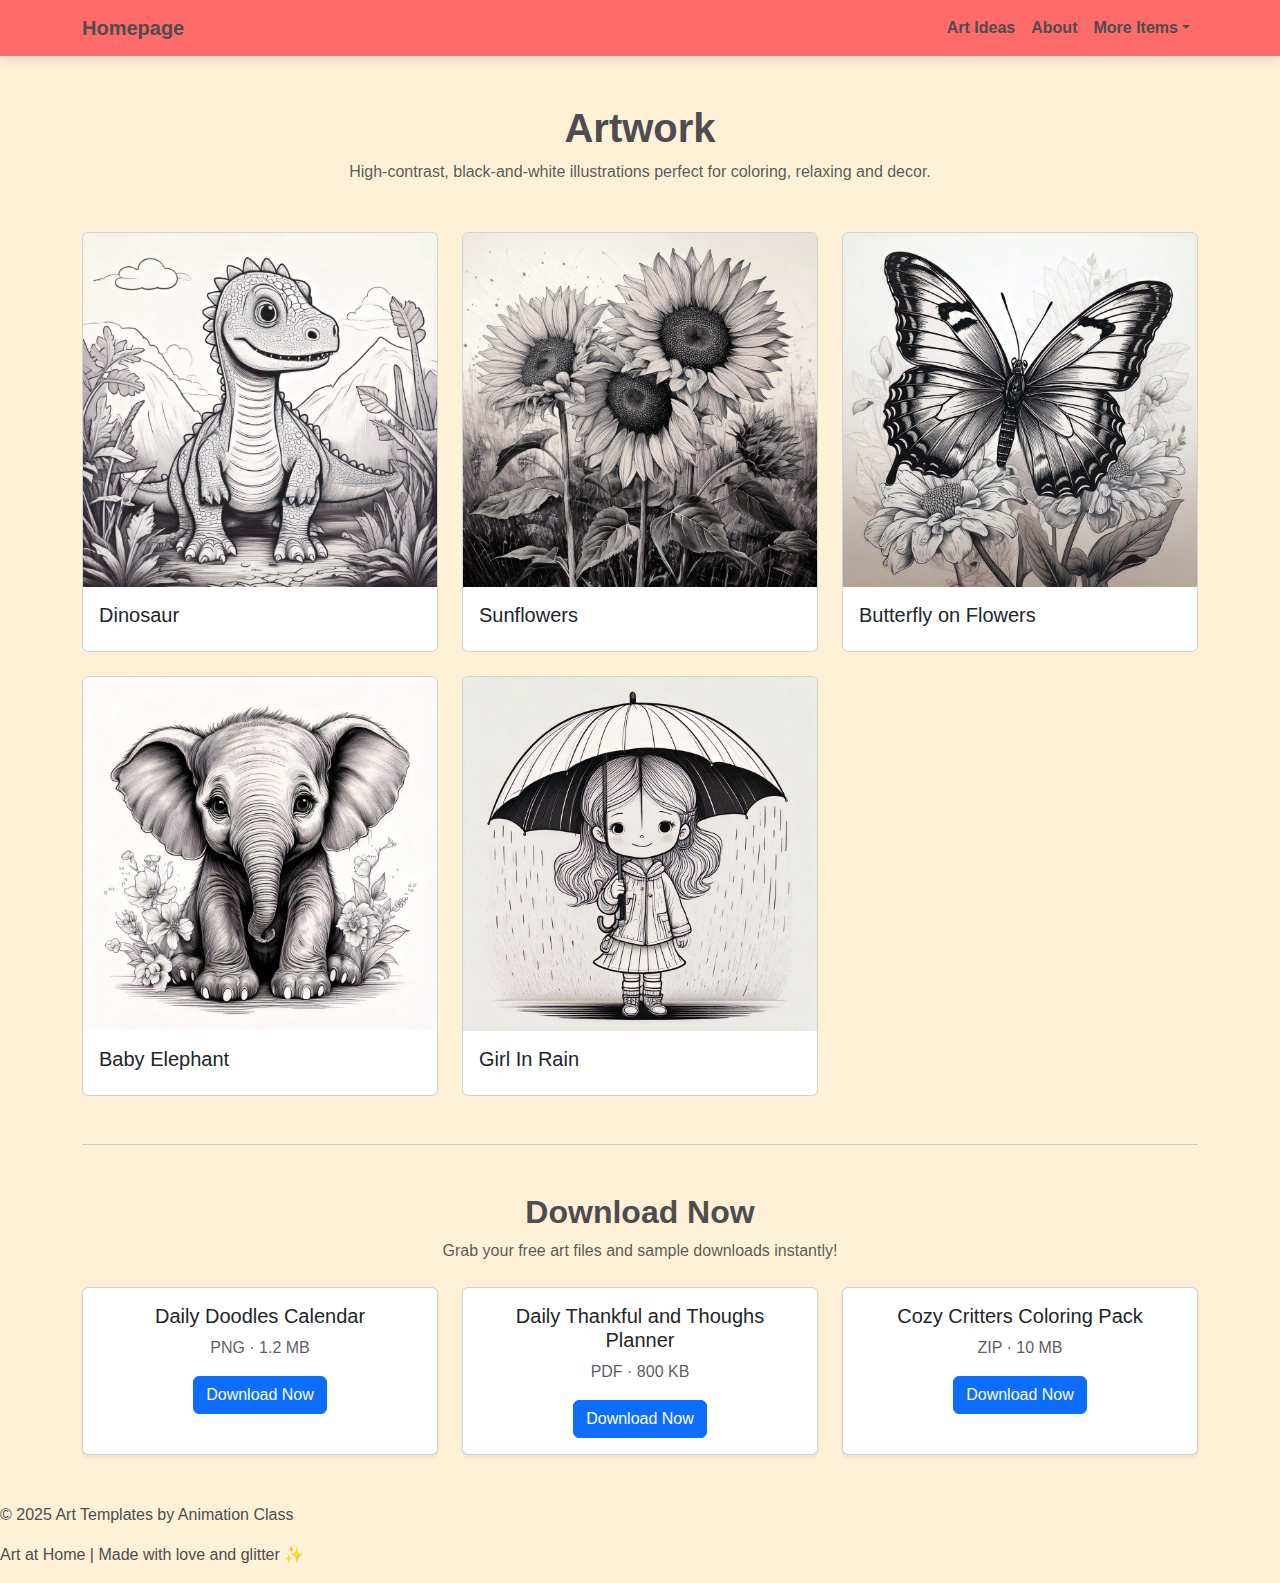
<file: shop.html>
<!DOCTYPE html>
<html lang="en">
<head>
  <meta charset="UTF-8" />
  <meta http-equiv="X-UA-Compatible" content="IE=edge" />
  <meta name="viewport" content="width=device-width, initial-scale=1.0" />
  <meta name="description" content="Shop page showcasing a variety of black and white art drawings and digital downloads." />
  <title> Free Shop</title>
  <link href="https://cdn.jsdelivr.net/npm/bootstrap@5.3.3/dist/css/bootstrap.min.css" rel="stylesheet" integrity="sha384-QWTKZyjpPEjISv5WaRU9OFeRpok6YctnYmDr5pNlyT2bRjXh0JMhjY6hW+ALEwIH" crossorigin="anonymous" />
  <link rel="stylesheet" href="css/style.css" />
</head>
<body>
  <header>
    <nav class="navbar navbar-expand-lg navbar-light bg-light">
      <div class="container">
        <a class="navbar-brand" href="/index.html">Homepage</a>
        <button class="navbar-toggler" type="button" data-bs-toggle="collapse"
                data-bs-target="#navbarNavDropdown" aria-controls="navbarNavDropdown"
                aria-expanded="false" aria-label="Toggle navigation">
          <span class="navbar-toggler-icon"></span>
        </button>
        <div class="collapse navbar-collapse" id="navbarNavDropdown">
          <ul class="navbar-nav ms-auto">
            <li class="nav-item"><a class="nav-link" href="/blog.html">Art Ideas</a></li>
            <li class="nav-item"><a class="nav-link" href="/about.html">About</a></li>
            <li class="nav-item dropdown">
              <a class="nav-link dropdown-toggle" href="#" role="button"
                 data-bs-toggle="dropdown" aria-expanded="false">More Items</a>
              <ul class="dropdown-menu">
                <li><a class="dropdown-item" href="/shop.html">Shop</a></li>
                <li><a class="dropdown-item" href="/contact.html">Contact</a></li>
                <li><a class="dropdown-item" href="/account.html">Account</a></li>
              </ul>
            </li>
          </ul>
        </div>
      </div>
    </nav>
  </header>
  <main class="container my-5">
    <section class="text-center mb-5">
      <h1 class="fw-bold">Artwork</h1>
      <p class="text-muted">High-contrast, black-and-white illustrations perfect for coloring, relaxing and decor.</p>
    </section>

    <div class="row g-4">
      <div class="col-sm-6 col-lg-4">
        <div class="card h-100">
          <img src="pictures/dino.jpg" class="card-img-top" alt="Black and white drawing of a dinosaur">
          <div class="card-body">
            <h5 class="card-title">Dinosaur</h5>
          </div>
        </div>
      </div>

      <div class="col-sm-6 col-lg-4">
        <div class="card h-100">
          <img src="pictures/Sunflower.jpg" class="card-img-top" alt="Black and white drawing of sunflowers">
          <div class="card-body">
            <h5 class="card-title">Sunflowers</h5>
          </div>
        </div>
      </div>

      <div class="col-sm-6 col-lg-4">
        <div class="card h-100">
          <img src="pictures/full buttrtfly on flower.jpg" class="card-img-top" alt="Butterfly on a flower">
          <div class="card-body">
            <h5 class="card-title">Butterfly on Flowers</h5>
          </div>
        </div>
      </div>

      <div class="col-sm-6 col-lg-4">
        <div class="card h-100">
          <img src="pictures/babyelephant.jpg" class="card-img-top" alt="Baby elephant sitting">
          <div class="card-body">
            <h5 class="card-title">Baby Elephant</h5>
          </div>
        </div>
      </div>

      <div class="col-sm-6 col-lg-4">
        <div class="card h-100">
          <img src="pictures/girlinrain.jpg" class="card-img-top" alt="Girl with umbrella in the rain">
          <div class="card-body">
            <h5 class="card-title">Girl In Rain</h5>
          </div>
        </div>
      </div>
    </div>

    <hr class="my-5" />
    <section class="text-center mb-4">
      <h2 class="fw-bold">Download Now</h2>
      <p class="text-muted">Grab your free art files and sample downloads instantly!</p>
    </section>

    <div class="row g-4 justify-content-center mb-5">
      <div class="col-md-6 col-lg-4">
        <div class="card h-100 text-center shadow-sm">
          <div class="card-body">
            <h5 class="card-title">Daily Doodles Calendar</h5>
            <p class="card-text text-muted">PNG · 1.2 MB</p>
            <a href="downlaod/Daily Doodles Calendar.pdf" download class="btn btn-primary">Download Now</a>
          </div>
        </div>
      </div>

      <div class="col-md-6 col-lg-4">
        <div class="card h-100 text-center shadow-sm">
          <div class="card-body">
            <h5 class="card-title">Daily Thankful and Thoughs Planner</h5>
            <p class="card-text text-muted">PDF · 800 KB</p>
            <a href="downlaod/Add a heading.pdf" download class="btn btn-primary">Download Now</a>
          </div>
        </div>
      </div>

      <div class="col-md-6 col-lg-4">
        <div class="card h-100 text-center shadow-sm">
          <div class="card-body">
            <h5 class="card-title">Cozy Critters Coloring Pack</h5>
            <p class="card-text text-muted">ZIP · 10 MB</p>
            <a href="downlaod/Cozy Critters Coloring Pack.pdf" download class="btn btn-primary">Download Now</a>
          </div>
        </div>
      </div>
    </div>
  </main>
  <footer>
    <p>© 2025 Art Templates by Animation Class</p>
    <p>Art at Home | Made with love and glitter ✨</p>
  </footer>

  <!-- Bootstrap JS -->
  <script src="https://cdn.jsdelivr.net/npm/bootstrap@5.3.3/dist/js/bootstrap.bundle.min.js" 
          integrity="sha384-YvpcrYf0tY3lHB60NNkmXc5s9fDVZLESaAA55NDzOxhy9GkcIdslK1eN7N6jIeHz" 
          crossorigin="anonymous"></script>
</body>
</html>
</file>
<file: css/style.css>
/* General Styles */
body {
    font-family: 'Poppins', sans-serif;
    margin: 0;
    padding: 0;
    background-color: #fff1d8;
    color: rgb(78, 76, 76);
}

/* Navbar Styles */
.navbar {
    background-color: #ff6b6b !important;
    box-shadow: 0 4px 10px rgba(0, 0, 0, 0.1);
}

.navbar-brand, .nav-link {
    color: rgb(78, 76, 76) !important;
    font-weight: bold;
    transition: color 0.3s ease;
}

.nav-link:hover {
    color: #771f0f !important;
}

/* Call to Action (CTA) */
.cta {
    text-align: center;
    padding: 80px 20px;
    background: linear-gradient(135deg, #ff6b6b, #ffe66d);
    color: rgb(46, 46, 46);
    font-size: 2rem;
    border-radius: 10px;
    margin: 40px auto;
    max-width: 900px;
    box-shadow: 0 5px 15px rgba(0, 0, 0, 0.2);
}

.cta button {
    padding: 15px 30px;
    border: none;
    background-color: white;
    color: #ff6b6b;
    font-size: 1rem;
    font-weight: bold;
    border-radius: 5px;
    cursor: pointer;
    transition: all 0.3s ease;
}

.cta button:hover {
    background-color: #ffe66d;
    color: #333;
}

/* Featured Section */
.featured {
    display: grid;
    grid-template-columns: repeat(auto-fit, minmax(300px, 1fr));
    gap: 20px;
    padding: 50px;
    max-width: 1200px;
    margin: auto;
}

.featured-item {
    background-color: white;
    padding: 20px;
    border-radius: 10px;
    box-shadow: 0 4px 8px rgba(0, 0, 0, 0.1);
    text-align: center;
    transition: transform 0.3s ease;
}

.featured-item:hover {
    transform: translateY(-5px);
}

.featured img {
    width: 100%;
    border-radius: 10px;
}

#section-2 {
    background-color: #ffe66d; /* Light yellow background */
    padding: 50px 20px;
    text-align: center;
    border-radius: 10px;
    box-shadow: 0 4px 10px rgba(0, 0, 0, 0.1);
    margin: 40px auto;
    max-width: 1000px;
}

/* Optional Custom Styling for Shop Page
.card-img-top {
    max-height: 300px;
    object-fit: cover;
    border-bottom: 2px solid #ff6b6b;
}
.card-body {
    text-align: center;
    padding: 15px;
}
.card-title {
    font-size: 1.2rem;
    color: #ff6b6b;
} */

/* Footer */
.footer {
    text-align: center;
    background-color: #ff6b6b;
    color: white;
    padding: 20px;
    margin-top: 40px;
}
</file>
